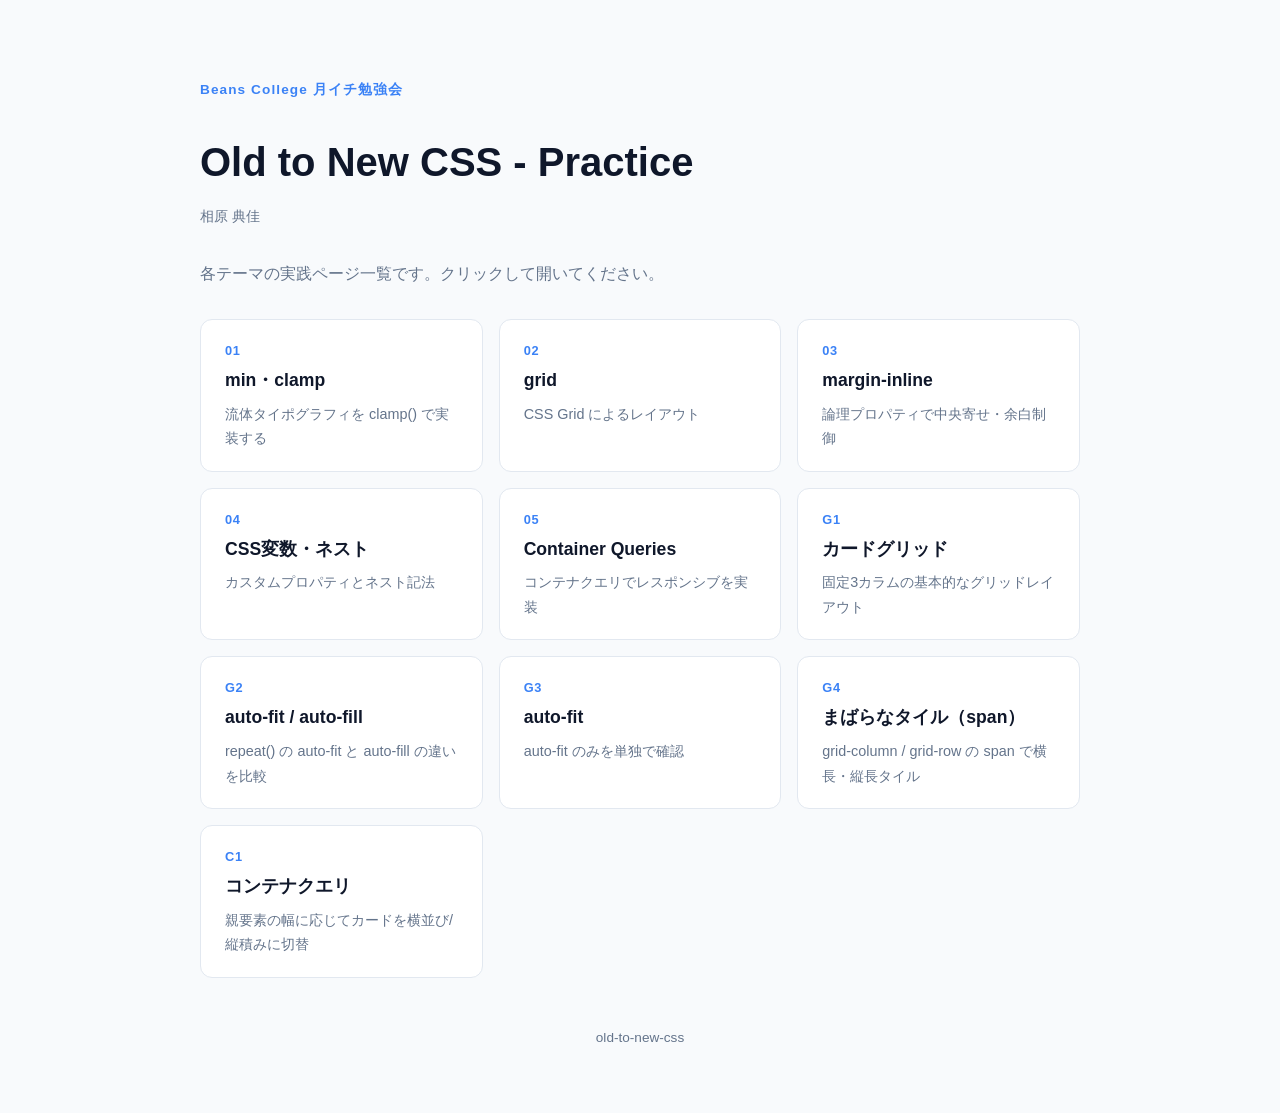
<file: index.html>
<!DOCTYPE html>
<html lang="ja">
<head>
  <meta charset="UTF-8">
  <meta name="viewport" content="width=device-width, initial-scale=1.0">
  <title>Old to New CSS - Practice Index</title>
  <style>
    :root {
      --bg: #f8fafc;
      --fg: #0f172a;
      --muted: #64748b;
      --accent: #3b82f6;
      --card-bg: #ffffff;
      --border: #e2e8f0;
    }

    * { box-sizing: border-box; }

    body {
      font-family: 'Hiragino Sans', 'Noto Sans JP', sans-serif;
      background: var(--bg);
      color: var(--fg);
      margin: 0;
      padding: clamp(24px, 5vw, 64px);
      line-height: 1.7;
    }

    .container {
      max-width: 880px;
      margin-inline: auto;
    }

    h1 {
      font-size: clamp(1.75rem, 1rem + 2.5vw, 2.5rem);
      margin-bottom: 8px;
    }

    .lead {
      color: var(--muted);
      margin-top: 0;
      margin-bottom: 32px;
    }

    .grid {
      display: grid;
      grid-template-columns: repeat(auto-fill, minmax(240px, 1fr));
      gap: 16px;
    }

    .card {
      display: block;
      background: var(--card-bg);
      border: 1px solid var(--border);
      border-radius: 12px;
      padding: 20px 24px;
      text-decoration: none;
      color: inherit;
      transition: transform 0.15s ease, box-shadow 0.15s ease, border-color 0.15s ease;
    }

    .card:hover {
      transform: translateY(-2px);
      box-shadow: 0 8px 24px rgba(15, 23, 42, 0.08);
      border-color: var(--accent);
    }

    .card .num {
      font-size: 0.8rem;
      color: var(--accent);
      font-weight: 700;
      letter-spacing: 0.05em;
    }

    .card h2 {
      font-size: 1.1rem;
      margin: 4px 0 6px;
    }

    .card p {
      margin: 0;
      font-size: 0.9rem;
      color: var(--muted);
    }

    .eyebrow {
      font-size: 0.85rem;
      font-weight: 700;
      letter-spacing: 0.08em;
      color: var(--accent);
      margin-bottom: 8px;
    }

    .author {
      color: var(--muted);
      font-size: 0.9rem;
      margin-top: 4px;
      margin-bottom: 32px;
    }

    footer {
      margin-top: 48px;
      color: var(--muted);
      font-size: 0.85rem;
      text-align: center;
    }
  </style>
</head>
<body>
  <div class="container">
    <p class="eyebrow">Beans College 月イチ勉強会</p>
    <h1>Old to New CSS - Practice</h1>
    <p class="author">相原 典佳</p>
    <p class="lead">各テーマの実践ページ一覧です。クリックして開いてください。</p>

    <nav class="grid">
      <a class="card" href="practice/01-clamp/index.html">
        <div class="num">01</div>
        <h2>min・clamp</h2>
        <p>流体タイポグラフィを clamp() で実装する</p>
      </a>
      <a class="card" href="practice/02-grid/index.html">
        <div class="num">02</div>
        <h2>grid</h2>
        <p>CSS Grid によるレイアウト</p>
      </a>
      <a class="card" href="practice/03-margin-inline/index.html">
        <div class="num">03</div>
        <h2>margin-inline</h2>
        <p>論理プロパティで中央寄せ・余白制御</p>
      </a>
      <a class="card" href="practice/04-variables/index.html">
        <div class="num">04</div>
        <h2>CSS変数・ネスト</h2>
        <p>カスタムプロパティとネスト記法</p>
      </a>
      <a class="card" href="practice/05-responsive/index.html">
        <div class="num">05</div>
        <h2>Container Queries</h2>
        <p>コンテナクエリでレスポンシブを実装</p>
      </a>
      <a class="card" href="grid/card-grid.html">
        <div class="num">G1</div>
        <h2>カードグリッド</h2>
        <p>固定3カラムの基本的なグリッドレイアウト</p>
      </a>
      <a class="card" href="grid/card-grid-autofit-autofill.html">
        <div class="num">G2</div>
        <h2>auto-fit / auto-fill</h2>
        <p>repeat() の auto-fit と auto-fill の違いを比較</p>
      </a>
      <a class="card" href="grid/card-grid-autofit.html">
        <div class="num">G3</div>
        <h2>auto-fit</h2>
        <p>auto-fit のみを単独で確認</p>
      </a>
      <a class="card" href="grid/card-grid-span.html">
        <div class="num">G4</div>
        <h2>まばらなタイル（span）</h2>
        <p>grid-column / grid-row の span で横長・縦長タイル</p>
      </a>
      <a class="card" href="container/card-container-query.html">
        <div class="num">C1</div>
        <h2>コンテナクエリ</h2>
        <p>親要素の幅に応じてカードを横並び/縦積みに切替</p>
      </a>
    </nav>

    <footer>old-to-new-css</footer>
  </div>
</body>
</html>
</file>
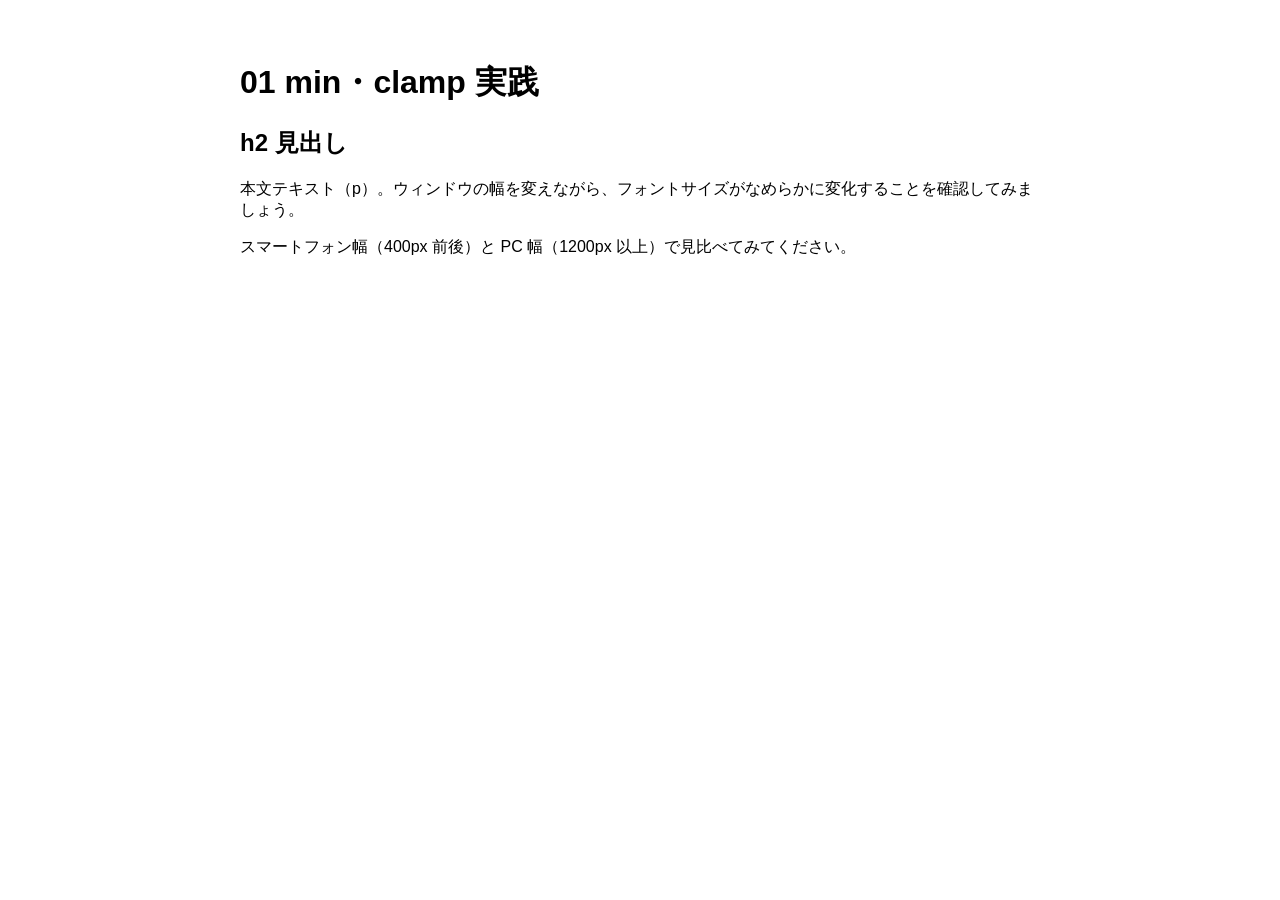
<file: practice/01-clamp/index.html>
<!DOCTYPE html>
<html lang="ja">
<head>
  <meta charset="UTF-8">
  <meta name="viewport" content="width=device-width, initial-scale=1.0">
  <title>01 min・clamp 実践</title>
  <link rel="stylesheet" href="style.css">
  <style>
    body {
      font-family: 'Hiragino Sans', 'Noto Sans JP', sans-serif;
      padding: 40px;
      max-width: 800px;
      margin: 0 auto;
    }
  </style>
</head>
<body>
  <h1>01 min・clamp 実践</h1>
  <h2>h2 見出し</h2>
  <p>本文テキスト（p）。ウィンドウの幅を変えながら、フォントサイズがなめらかに変化することを確認してみましょう。</p>
  <p>スマートフォン幅（400px 前後）と PC 幅（1200px 以上）で見比べてみてください。</p>
</body>
</html>
</file>
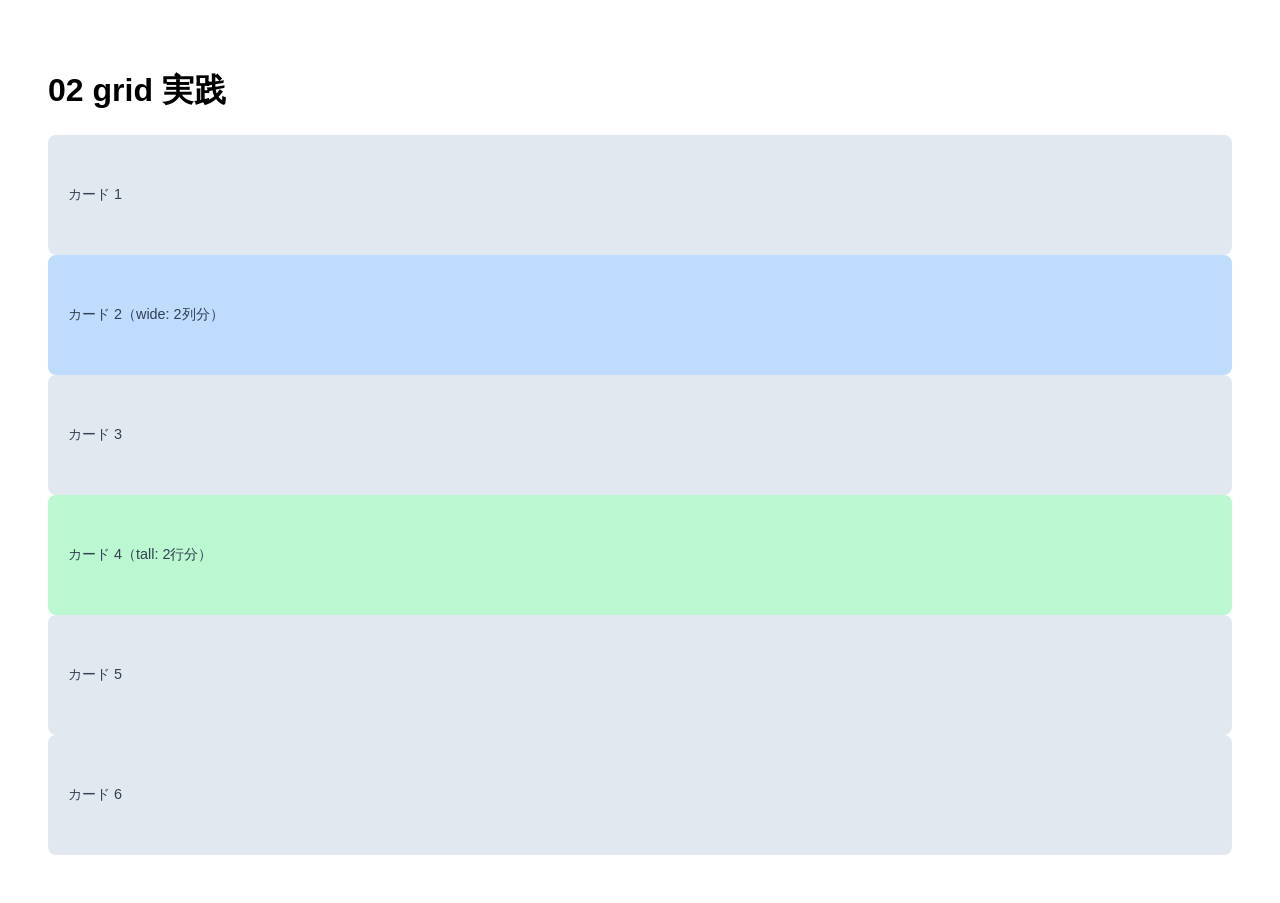
<file: practice/02-grid/index.html>
<!DOCTYPE html>
<html lang="ja">
<head>
  <meta charset="UTF-8">
  <meta name="viewport" content="width=device-width, initial-scale=1.0">
  <title>02 grid 実践</title>
  <link rel="stylesheet" href="style.css">
  <style>
    body {
      font-family: 'Hiragino Sans', 'Noto Sans JP', sans-serif;
      padding: 40px;
    }
    .card {
      background: #e2e8f0;
      padding: 20px;
      border-radius: 8px;
      min-height: 80px;
      display: flex;
      align-items: center;
      font-size: 0.9em;
      color: #334155;
    }
    .wide { background: #bfdbfe; }
    .tall { background: #bbf7d0; }
  </style>
</head>
<body>
  <h1>02 grid 実践</h1>
  <div class="cards">
    <div class="card">カード 1</div>
    <div class="card wide">カード 2（wide: 2列分）</div>
    <div class="card">カード 3</div>
    <div class="card tall">カード 4（tall: 2行分）</div>
    <div class="card">カード 5</div>
    <div class="card">カード 6</div>
  </div>
</body>
</html>
</file>
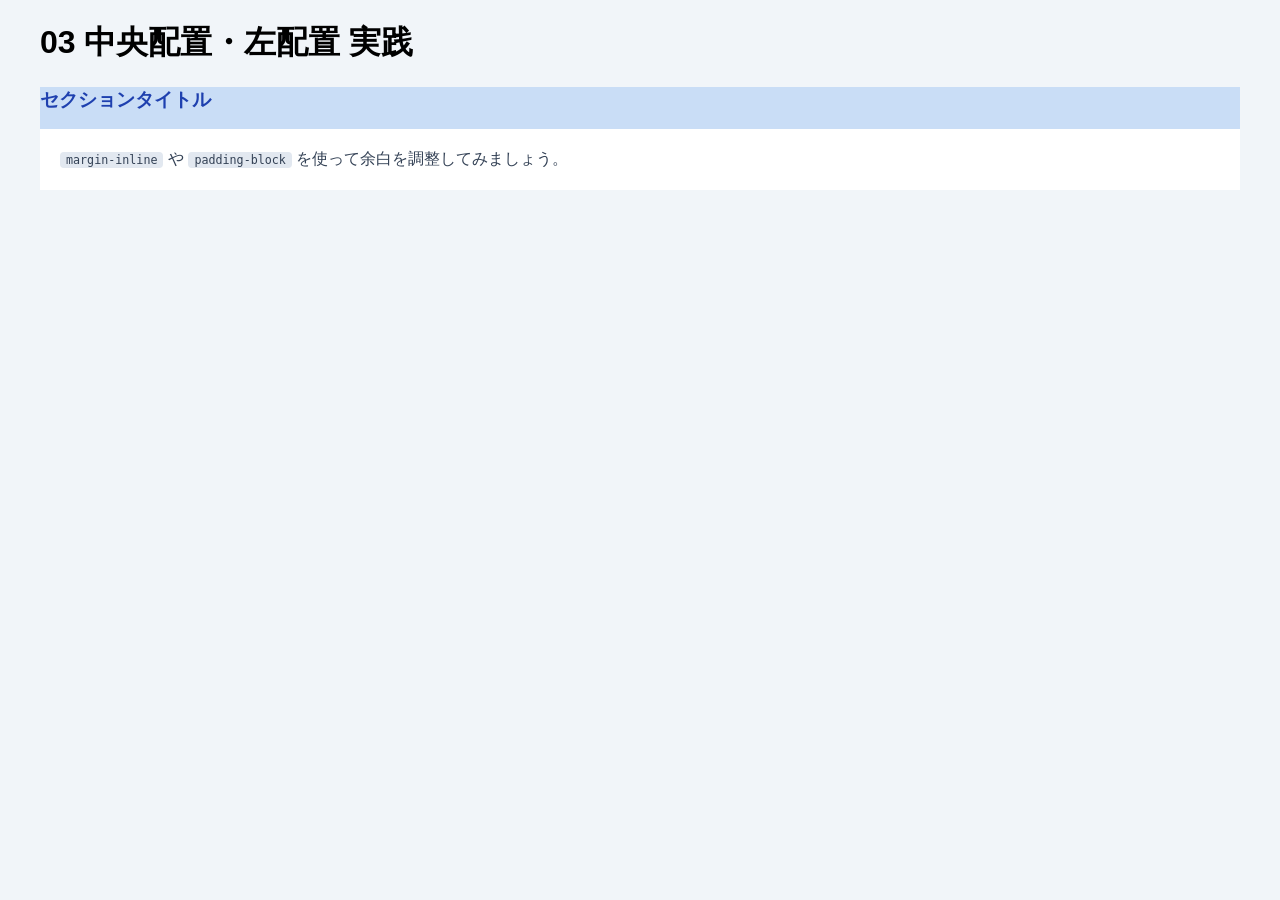
<file: practice/03-margin-inline/index.html>
<!DOCTYPE html>
<html lang="ja">
<head>
  <meta charset="UTF-8">
  <meta name="viewport" content="width=device-width, initial-scale=1.0">
  <title>03 margin-inline 実践</title>
  <link rel="stylesheet" href="style.css">
  <style>
    body {
      font-family: 'Hiragino Sans', 'Noto Sans JP', sans-serif;
      background: #f1f5f9;
      margin: 0;
    }
    .container {
      max-width: 1200px;
      margin-inline: auto;
    }
    .section {
      background: #c9ddf6;
      box-sizing: border-box;
    }
    .section h2 {
      margin: 0 0 16px;
      font-size: 1.2em;
      color: #1e40af;
    }
    .card {
      background: #fff;
      padding: 20px;
    }
    .card p {
      margin: 0;
      color: #334155;
    }
    code {
      background: #e2e8f0;
      padding: 1px 6px;
      border-radius: 4px;
      font-size: 0.9em;
    }
  </style>
</head>
<body>
  <div class="container">
    <h1>03 中央配置・左配置 実践</h1>
    <section class="section">
      <h2>セクションタイトル</h2>
      <div class="card">
        <p><code>margin-inline</code> や <code>padding-block</code> を使って余白を調整してみましょう。</p>
      </div>
    </section>
  </div>
</body>
</html>
</file>
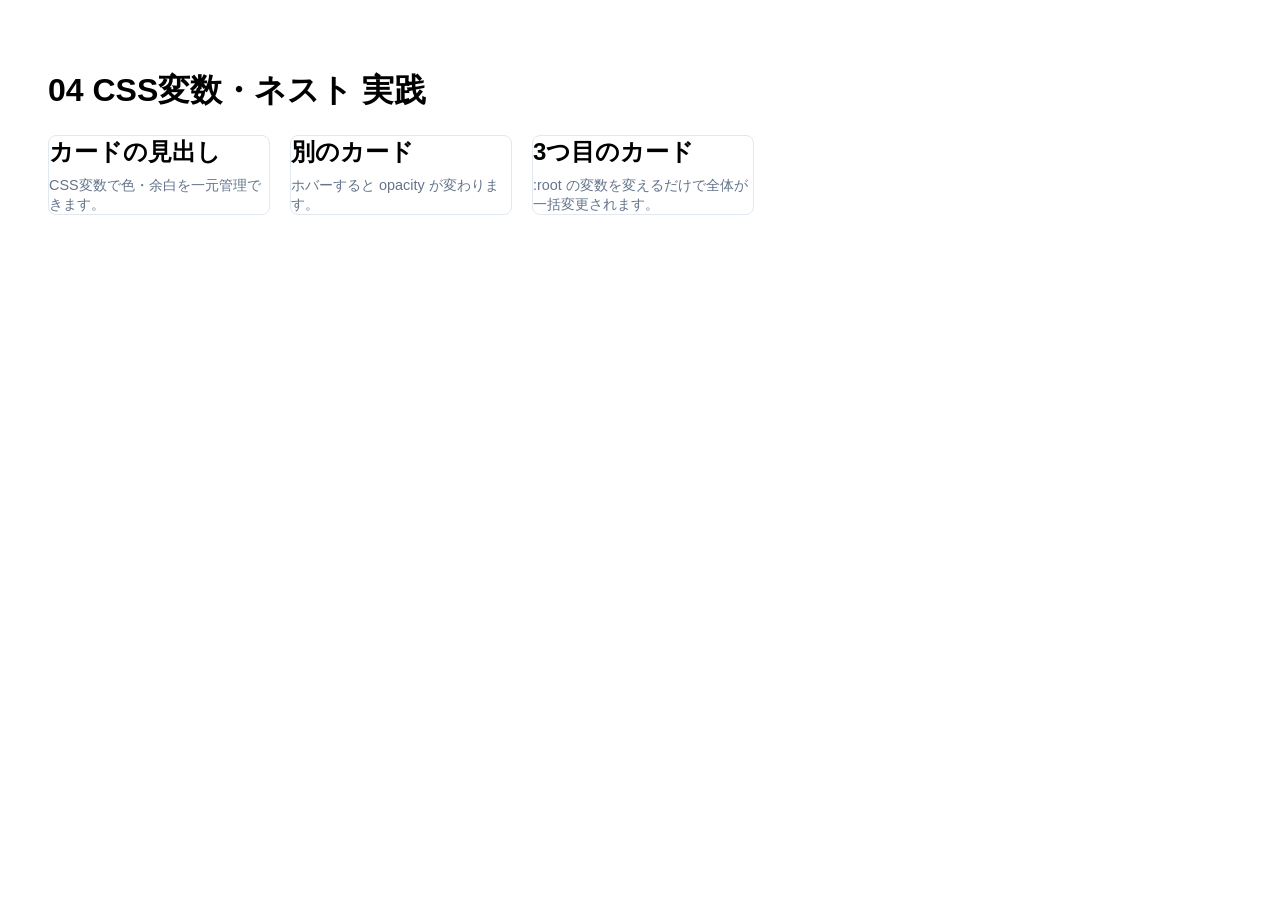
<file: practice/04-variables/index.html>
<!DOCTYPE html>
<html lang="ja">
<head>
  <meta charset="UTF-8">
  <meta name="viewport" content="width=device-width, initial-scale=1.0">
  <title>04 CSS変数・ネスト 実践</title>
  <link rel="stylesheet" href="style.css">
  <style>
    body {
      font-family: 'Hiragino Sans', 'Noto Sans JP', sans-serif;
      padding: 40px;
    }
    .container {
      max-width: 1200px;
      margin-inline: auto;
      display: flex;
      gap: 20px;
      flex-wrap: wrap;
    }
    .card {
      border: 1px solid #e2e8f0;
      border-radius: 8px;
      width: 220px;
      transition: opacity 0.2s;
    }
    .card h2 {
      margin: 0 0 8px;
    }
    .card p {
      margin: 0;
      font-size: 0.9em;
      color: #64748b;
    }
  </style>
</head>
<body>
  <h1>04 CSS変数・ネスト 実践</h1>
  <div class="container">
    <div class="card">
      <h2>カードの見出し</h2>
      <p>CSS変数で色・余白を一元管理できます。</p>
    </div>
    <div class="card">
      <h2>別のカード</h2>
      <p>ホバーすると opacity が変わります。</p>
    </div>
    <div class="card">
      <h2>3つ目のカード</h2>
      <p>:root の変数を変えるだけで全体が一括変更されます。</p>
    </div>
  </div>
</body>
</html>
</file>
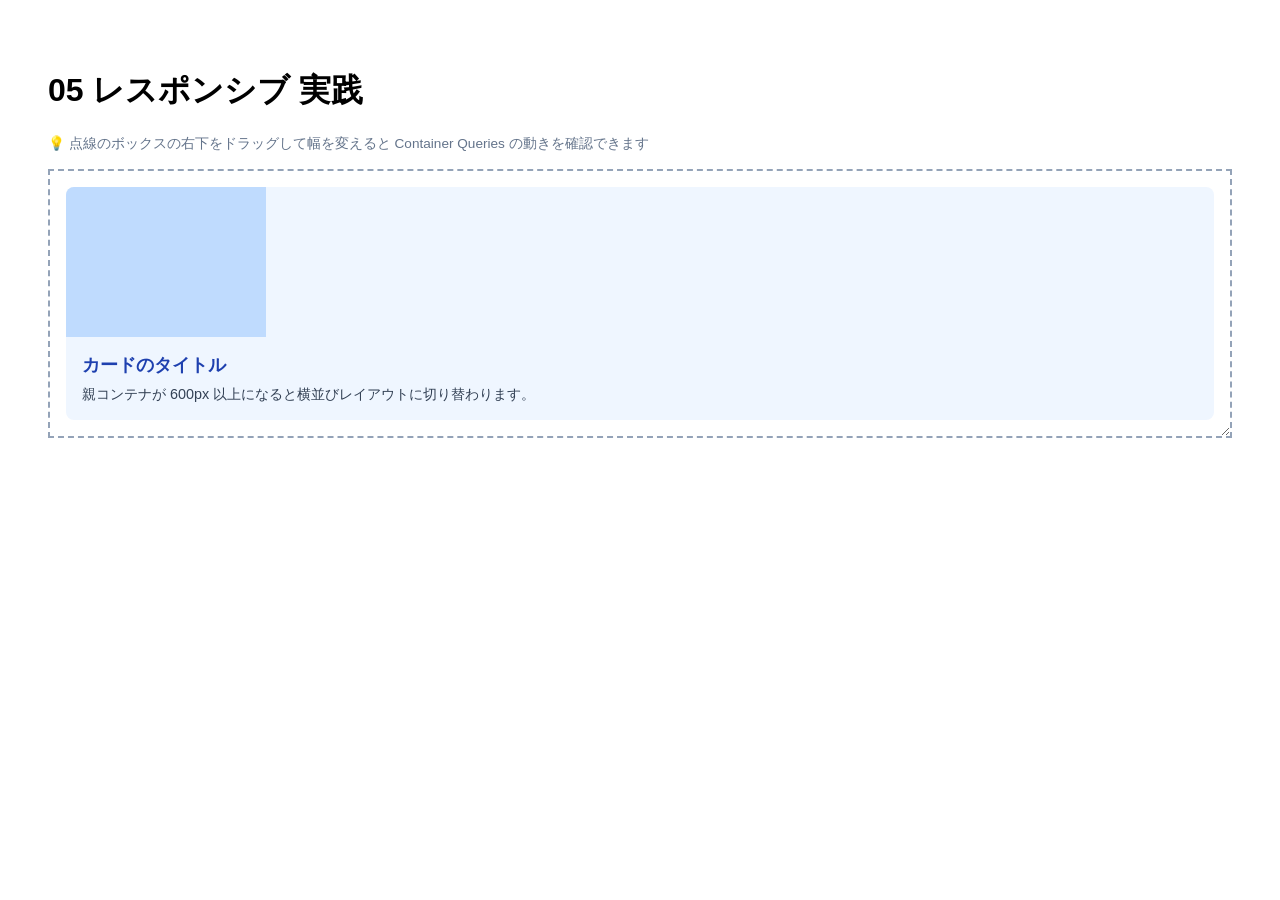
<file: practice/05-responsive/index.html>
<!DOCTYPE html>
<html lang="ja">
<head>
  <meta charset="UTF-8">
  <meta name="viewport" content="width=device-width, initial-scale=1.0">
  <title>05 Container Queries 実践</title>
  <link rel="stylesheet" href="style.css">
  <style>
    body {
      font-family: 'Hiragino Sans', 'Noto Sans JP', sans-serif;
      padding: 40px;
    }
    .hint {
      margin-bottom: 16px;
      font-size: 0.85em;
      color: #64748b;
    }
    /* wrapper を右下ドラッグでリサイズ可能にする */
    .card-wrapper {
      resize: horizontal;
      overflow: hidden;
      border: 2px dashed #94a3b8;
      padding: 16px;
      min-width: 200px;
      max-width: 100%;
    }
    .card {
      background: #eff6ff;
      border-radius: 8px;
      overflow: hidden;
    }
    .card-thumb {
      width: 200px;
      height: 150px;
      background: #bfdbfe;
      flex-shrink: 0;
    }
    .card-body {
      padding: 16px;
    }
    .card-body h2 {
      margin: 0 0 8px;
      font-size: 1.1em;
      color: #1e40af;
    }
    .card-body p {
      margin: 0;
      font-size: 0.9em;
      color: #334155;
    }
  </style>
</head>
<body>
  <h1>05 レスポンシブ 実践</h1>
  <p class="hint">💡 点線のボックスの右下をドラッグして幅を変えると Container Queries の動きを確認できます</p>
  <div class="card-wrapper">
    <div class="card">
      <div class="card-thumb"></div>
      <div class="card-body">
        <h2>カードのタイトル</h2>
        <p>親コンテナが 600px 以上になると横並びレイアウトに切り替わります。</p>
      </div>
    </div>
  </div>
</body>
</html>
</file>
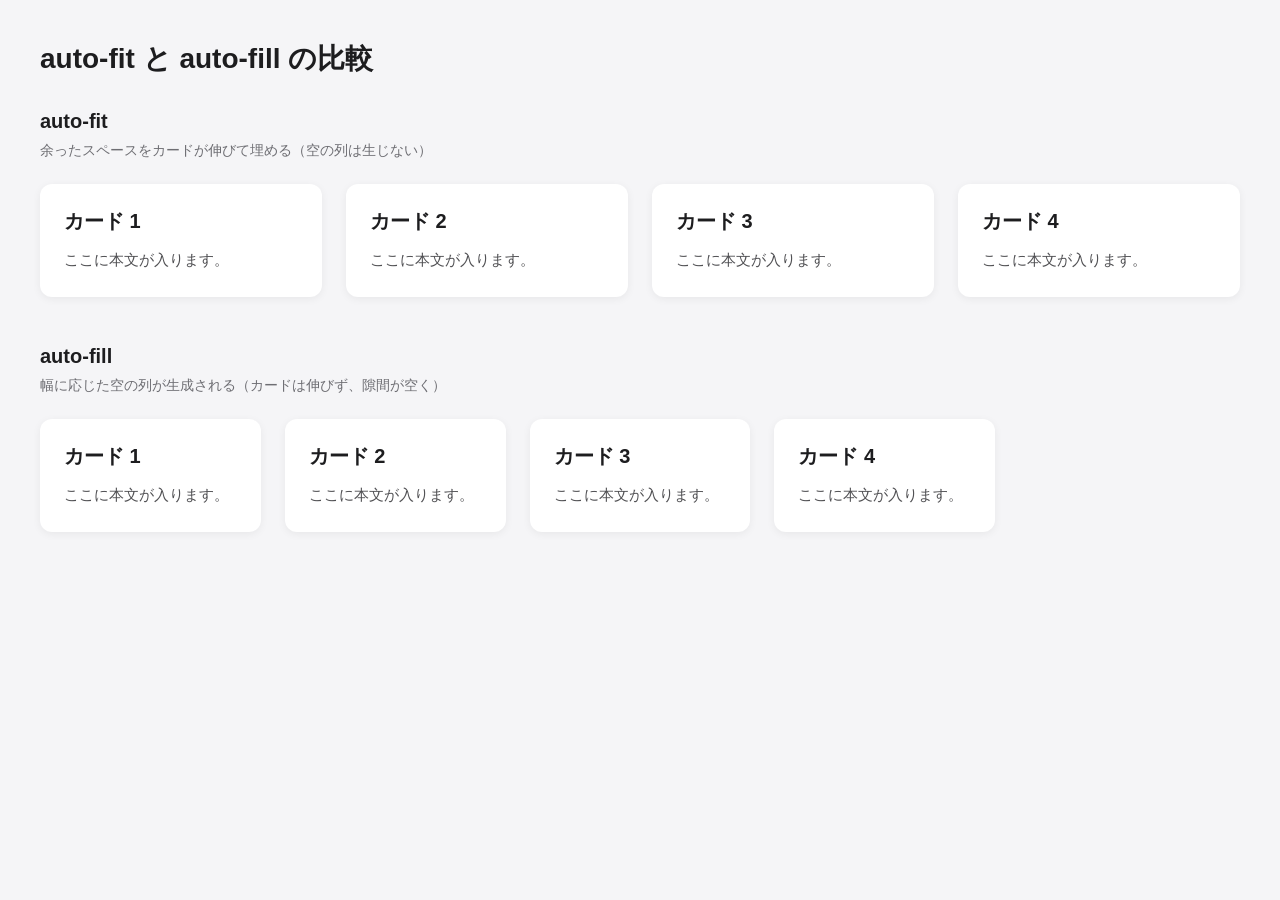
<file: grid/card-grid-autofit-autofill.html>
<!DOCTYPE html>
<html lang="ja">
<head>
  <meta charset="UTF-8">
  <meta name="viewport" content="width=device-width, initial-scale=1.0">
  <title>auto-fit と auto-fill の比較</title>
  <link rel="stylesheet" href="card-grid-autofit-autofill.css">
</head>
<body>
  <h1 class="page-title">auto-fit と auto-fill の比較</h1>

  <section class="demo">
    <h2 class="section-title">auto-fit</h2>
    <p class="demo__note">余ったスペースをカードが伸びて埋める（空の列は生じない）</p>
    <div class="container container--autofit">
      <div class="card"><h2 class="card__title">カード 1</h2><p class="card__text">ここに本文が入ります。</p></div>
      <div class="card"><h2 class="card__title">カード 2</h2><p class="card__text">ここに本文が入ります。</p></div>
      <div class="card"><h2 class="card__title">カード 3</h2><p class="card__text">ここに本文が入ります。</p></div>
      <div class="card"><h2 class="card__title">カード 4</h2><p class="card__text">ここに本文が入ります。</p></div>
    </div>
  </section>

  <section class="demo">
    <h2 class="section-title">auto-fill</h2>
    <p class="demo__note">幅に応じた空の列が生成される（カードは伸びず、隙間が空く）</p>
    <div class="container container--autofill">
      <div class="card"><h2 class="card__title">カード 1</h2><p class="card__text">ここに本文が入ります。</p></div>
      <div class="card"><h2 class="card__title">カード 2</h2><p class="card__text">ここに本文が入ります。</p></div>
      <div class="card"><h2 class="card__title">カード 3</h2><p class="card__text">ここに本文が入ります。</p></div>
      <div class="card"><h2 class="card__title">カード 4</h2><p class="card__text">ここに本文が入ります。</p></div>
    </div>
  </section>
</body>
</html>
</file>
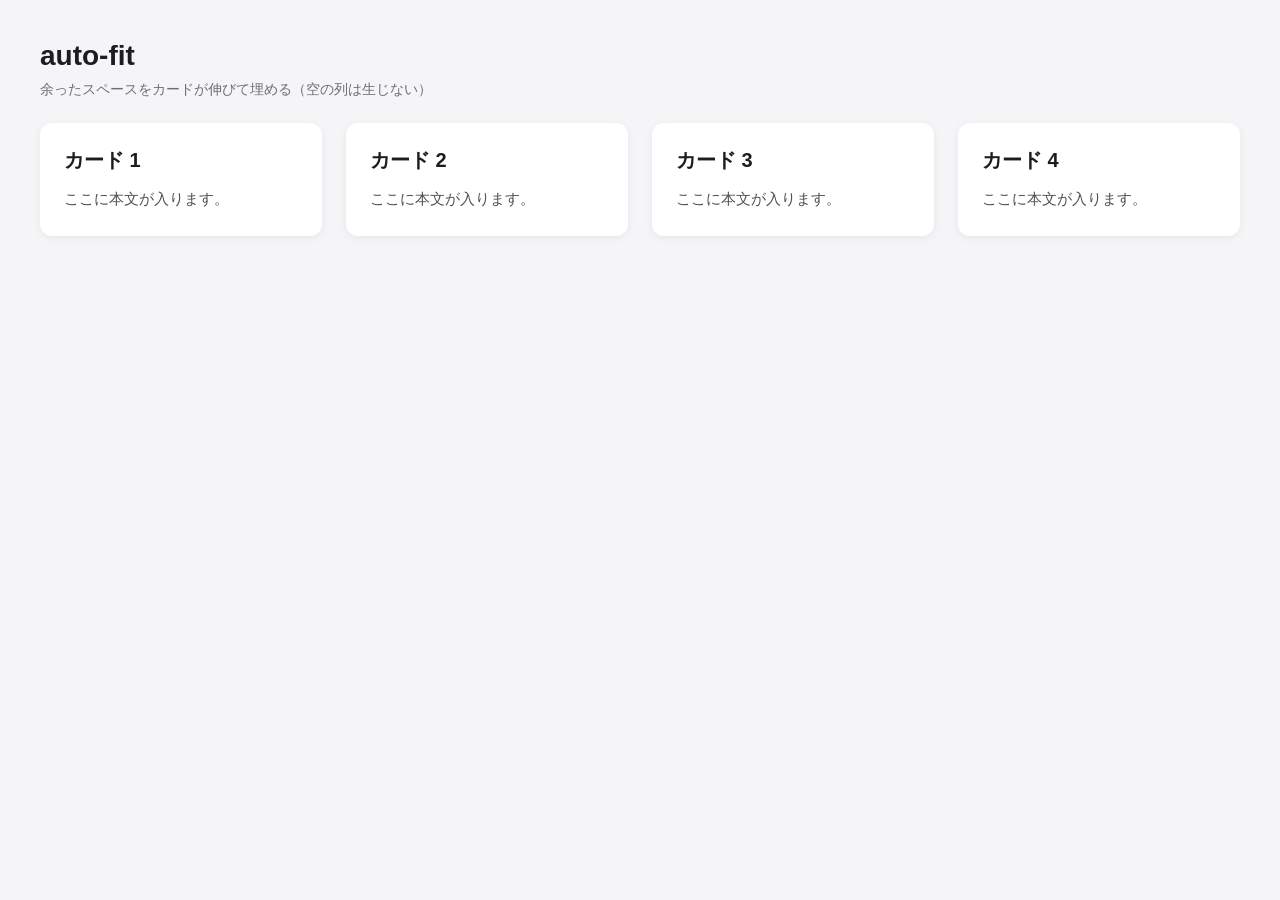
<file: grid/card-grid-autofit.html>
<!DOCTYPE html>
<html lang="ja">
<head>
  <meta charset="UTF-8">
  <meta name="viewport" content="width=device-width, initial-scale=1.0">
  <title>auto-fit</title>
  <link rel="stylesheet" href="card-grid-autofit.css">
</head>
<body>
  <h1 class="page-title">auto-fit</h1>
  <p class="demo__note">余ったスペースをカードが伸びて埋める（空の列は生じない）</p>
  <div class="container container--autofit">
    <div class="card"><h2 class="card__title">カード 1</h2><p class="card__text">ここに本文が入ります。</p></div>
    <div class="card"><h2 class="card__title">カード 2</h2><p class="card__text">ここに本文が入ります。</p></div>
    <div class="card"><h2 class="card__title">カード 3</h2><p class="card__text">ここに本文が入ります。</p></div>
    <div class="card"><h2 class="card__title">カード 4</h2><p class="card__text">ここに本文が入ります。</p></div>
  </div>
</body>
</html>
</file>
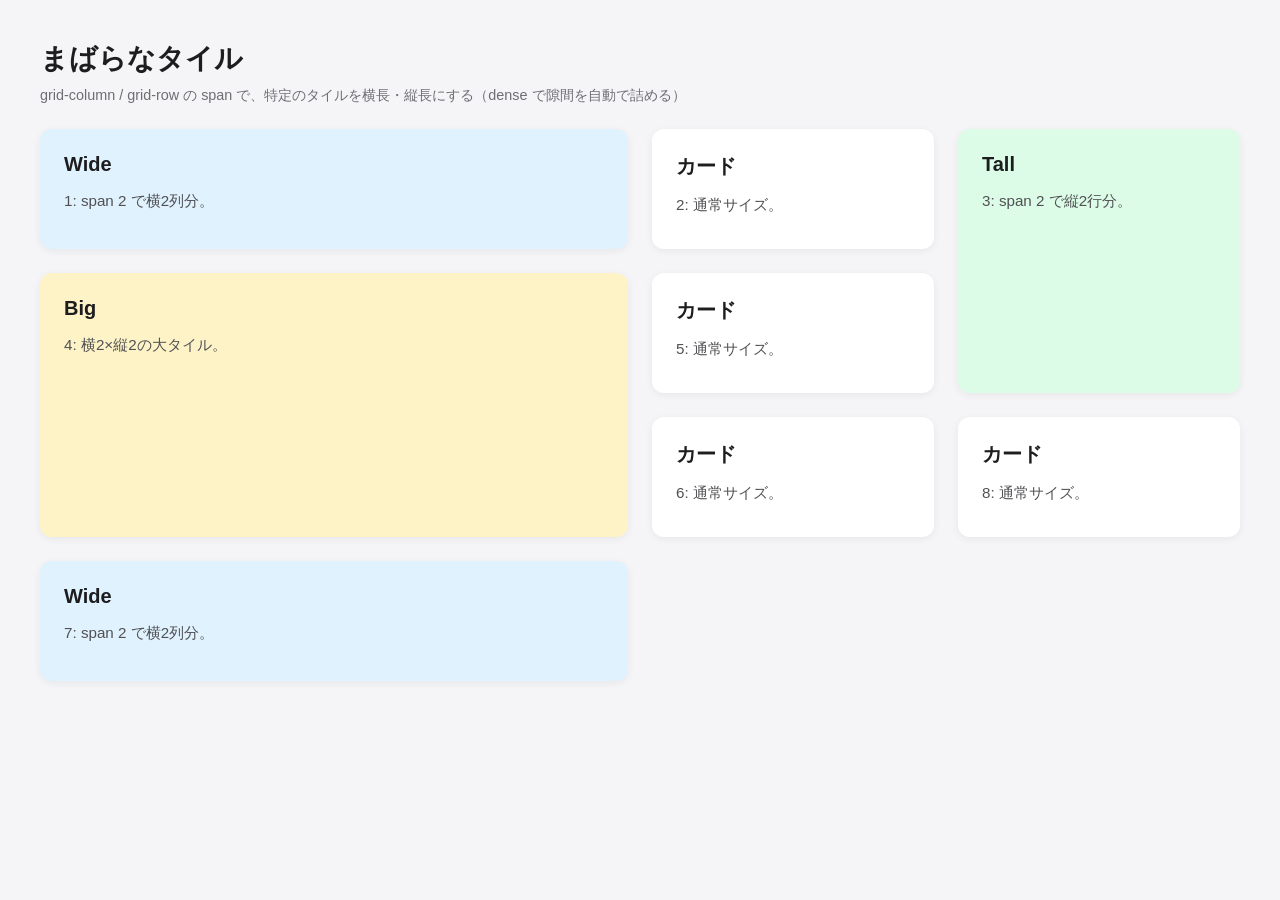
<file: grid/card-grid-span.html>
<!DOCTYPE html>
<html lang="ja">
<head>
  <meta charset="UTF-8">
  <meta name="viewport" content="width=device-width, initial-scale=1.0">
  <title>まばらなタイル（span）</title>
  <link rel="stylesheet" href="card-grid-span.css">
</head>
<body>
  <h1 class="page-title">まばらなタイル</h1>
  <p class="demo__note">grid-column / grid-row の span で、特定のタイルを横長・縦長にする（dense で隙間を自動で詰める）</p>
  <div class="container">
    <div class="card wide"><h2 class="card__title">Wide</h2><p class="card__text">1: span 2 で横2列分。</p></div>
    <div class="card"><h2 class="card__title">カード</h2><p class="card__text">2: 通常サイズ。</p></div>
    <div class="card tall"><h2 class="card__title">Tall</h2><p class="card__text">3: span 2 で縦2行分。</p></div>
    <div class="card big"><h2 class="card__title">Big</h2><p class="card__text">4: 横2×縦2の大タイル。</p></div>
    <div class="card"><h2 class="card__title">カード</h2><p class="card__text">5: 通常サイズ。</p></div>
    <div class="card"><h2 class="card__title">カード</h2><p class="card__text">6: 通常サイズ。</p></div>
    <div class="card wide"><h2 class="card__title">Wide</h2><p class="card__text">7: span 2 で横2列分。</p></div>
    <div class="card"><h2 class="card__title">カード</h2><p class="card__text">8: 通常サイズ。</p></div>
  </div>
</body>
</html>
</file>
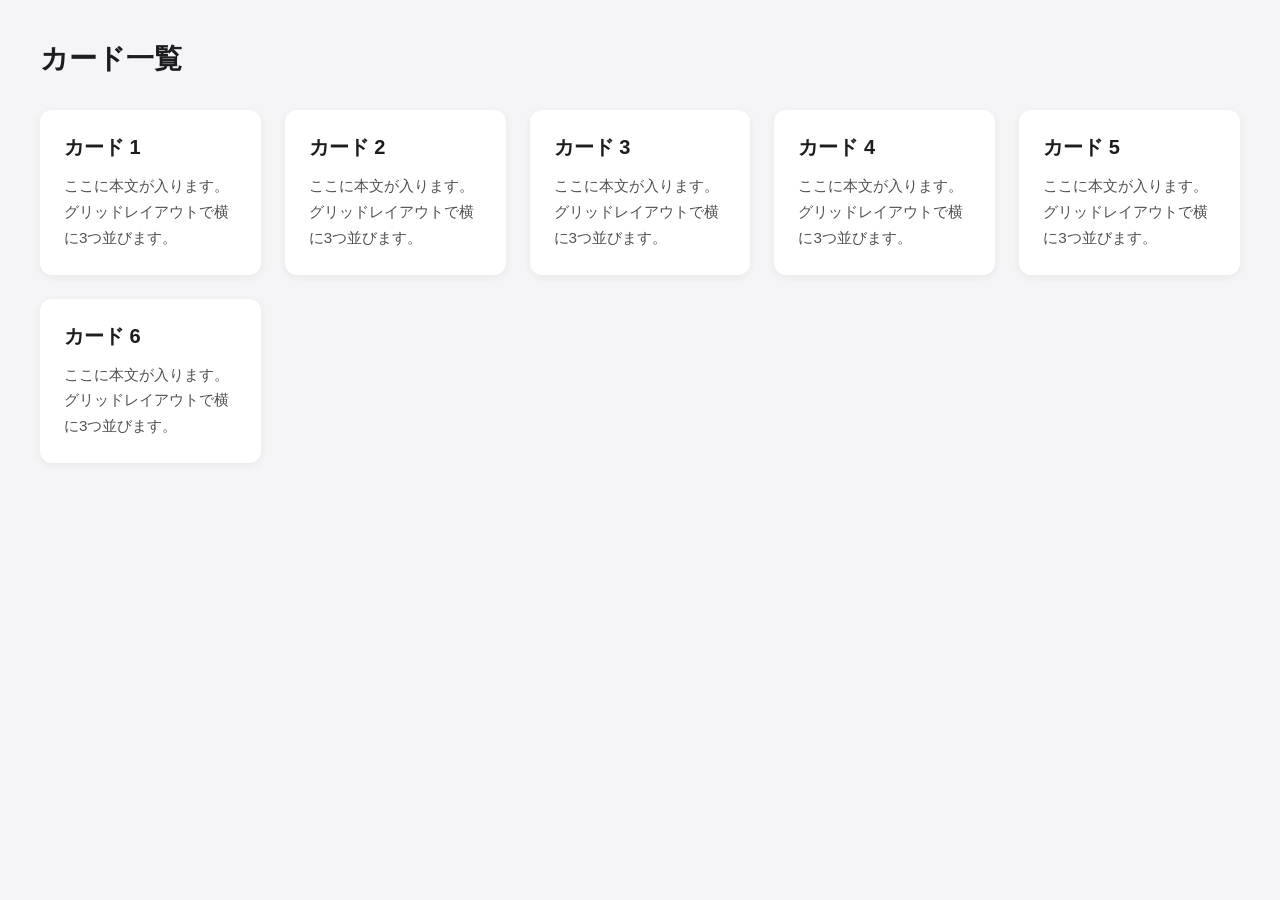
<file: grid/card-grid.html>
<!DOCTYPE html>
<html lang="ja">
<head>
  <meta charset="UTF-8">
  <meta name="viewport" content="width=device-width, initial-scale=1.0">
  <title>カードグリッド</title>
  <link rel="stylesheet" href="card-grid.css">
</head>
<body>
  <h1 class="page-title">カード一覧</h1>
  <div class="container">
    <div class="card">
      <h2 class="card__title">カード 1</h2>
      <p class="card__text">ここに本文が入ります。グリッドレイアウトで横に3つ並びます。</p>
    </div>
    <div class="card">
      <h2 class="card__title">カード 2</h2>
      <p class="card__text">ここに本文が入ります。グリッドレイアウトで横に3つ並びます。</p>
    </div>
    <div class="card">
      <h2 class="card__title">カード 3</h2>
      <p class="card__text">ここに本文が入ります。グリッドレイアウトで横に3つ並びます。</p>
    </div>
    <div class="card">
      <h2 class="card__title">カード 4</h2>
      <p class="card__text">ここに本文が入ります。グリッドレイアウトで横に3つ並びます。</p>
    </div>
    <div class="card">
      <h2 class="card__title">カード 5</h2>
      <p class="card__text">ここに本文が入ります。グリッドレイアウトで横に3つ並びます。</p>
    </div>
    <div class="card">
      <h2 class="card__title">カード 6</h2>
      <p class="card__text">ここに本文が入ります。グリッドレイアウトで横に3つ並びます。</p>
    </div>
  </div>
</body>
</html>
</file>
<file: practice/01-clamp/style.css>
/* ===================================
   01  min・clamp — フォントサイズ
   ===================================

   ウィンドウの幅を変えながら、
   フォントサイズがなめらかに変化することを確認しよう。

   💡 空欄（: の後ろ）に値を入力してください。
*/

h2 {
  /* clamp(最小値, 理想値, 最大値) を使う
     → 最小 24px・間は任意のvw・最大 48px */
  font-size: ;
}

p {
  /* min(値1, 値2) を使う
     → 任意のvw と 18px のうち小さい方が採用される */
  font-size: ;
}
</file>
<file: practice/02-grid/style.css>
/* ===================================
   02  grid — カードレイアウト
   ===================================

   3ステップで grid を体験しよう。
   ① 均等3列  → ② 可変列数  → ③ まばらタイル

   💡 空欄（: の後ろ）に値を入力してください。
*/

/* ─── ① 均等3列カードレイアウト ─── */
.cards {
  /* grid レイアウトを有効にする */
  display: ;
  /* repeat(列数, 幅) を使って3列均等に
     → repeat(3, 1fr) */
  grid-template-columns: ;
  /* カード間の余白（例: 24px） */
  gap: ;
}

/* ─── ② 可変列数（メディアクエリ不要） ───
   このセクションのコメントアウトを解除して、以下に追記してみよう */

/* .cards {
  // repeat(auto-fill, minmax(最小幅, 最大幅))
  // ウィンドウが広いほど列が自動で増える
  grid-template-columns: ;
}
*/

/* ─── ③ まばらなタイル ─── */
.wide {
  /* grid-column: span 数値 で横に何列分使うか指定
     → 2列分の幅にする */
  grid-column: ;
}

.tall {
  /* grid-row: span 数値 で縦に何行分使うか指定
     → 2行分の高さにする */
  grid-row: ;
}
</file>
<file: practice/03-margin-inline/style.css>
/* ===================================
   03  中央配置・左配置 — margin-inline
   ===================================

   inline = 水平方向 / block = 垂直方向
   書字方向に依存しない「論理プロパティ」を使おう。

   💡 空欄（: の後ろ）に値を入力してください。
*/

.section {
  /* margin-inline: auto で左右中央寄せ */
  margin-inline: ;
  /* width: min(800px, 100%) で最大幅を制限しつつレスポンシブ */
  width: ;
  /* padding-inline に clamp() でレスポンシブな横余白を
     → 例: clamp(16px, 4vw, 40px) */
  padding-inline: ;
  /* padding-block: 値 で上下パディングをまとめて指定
     → 例: 64px */
  padding-block: ;
}

.card {
  /* border-inline-start は「文字の書き始め側」= 左ボーダー
     → 例: 4px solid #2563eb */
  border-inline-start: ;
  /* border-start-start-radius は左上の角丸
     → 例: 8px */
  border-start-start-radius: ;
}
</file>
<file: practice/04-variables/style.css>
/* ===================================
   04  CSS変数・ネスト — SCSS を使わない
   ===================================

   :root でデザイントークン（変数）を定義し、
   var() で参照する。ネストは & を使う。

   💡 空欄（: の後ろ）に値を入力してください。
*/

/* ─── カスタムプロパティ（変数）の定義 ─── */
:root {
  /* --変数名: 値; の形式で定義する */
  --color-primary: ;  /* メインカラー（例: #2563eb） */
  --color-text:    ;  /* 本文テキストカラー（例: #1e293b） */
  --space-md:      ;  /* 中サイズの余白（例: 16px） */
  --space-lg:      ;  /* 大サイズの余白（例: 32px） */
}

body {
  /* var(--変数名) で変数を参照する */
  color: ;
  /* clamp() でレスポンシブなフォントサイズ
     → 例: clamp(15px, 2vw, 18px) */
  font-size: ;
}

.card {
  /* var(--space-md) を使う */
  padding: ;
  /* var(--color-primary) を使う */
  color: ;

  /* ─── ネスト：& は親セレクタ（.card）を指す ─── */

  & h2 {
    /* カード内の h2 を調整（例: 1.2em） */
    font-size: ;
  }

  &:hover {
    /* ホバー時に少し透過させる（例: 0.8） */
    opacity: ;
  }
}
</file>
<file: practice/05-responsive/style.css>
/* ===================================
   05  レスポンシブ — Container Queries
   ===================================

   @media はウィンドウ幅を監視するが、
   @container は「親要素の幅」を監視する。
   置かれた場所の幅でスタイルを変えよう。

   💡 空欄（: の後ろ）に値を入力してください。
*/

/* ─── コンテナとして登録する ─── */
.card-wrapper {
  /* container-type: inline-size で
     この要素を「横幅監視コンテナ」として登録 */
  container-type: ;
}

/* ─── 親コンテナの幅が 600px 以上になったら適用 ─── */
@container (min-width: 600px) {
  .card {
    /* グリッドレイアウトに切り替える */
    display: ;
    /* 左列 200px・右列 残り全部 の2列にする
       → 例: 200px 1fr */
    grid-template-columns: ;
  }
}
</file>
<file: grid/card-grid-autofit-autofill.css>
body {
  margin: 0;
  padding: 40px;
  font-family: sans-serif;
  background: #f5f5f7;
  color: #1d1d1f;
}

.demo {
  margin-bottom: 48px;
}

.page-title {
  margin: 0 0 32px;
  font-size: 1.75rem;
  font-weight: 700;
}

.section-title {
  margin: 0 0 8px;
  font-size: 1.25rem;
  font-weight: 700;
}

.demo__note {
  margin: 0 0 24px;
  font-size: 0.9rem;
  color: #6e6e73;
}

.container {
  display: grid;
  gap: 24px;
}

.container--autofit {
  grid-template-columns: repeat(auto-fit, minmax(200px, 1fr));
}

.container--autofill {
  grid-template-columns: repeat(auto-fill, minmax(200px, 1fr));
}

.card {
  background: #fff;
  border-radius: 12px;
  padding: 24px;
  box-shadow: 0 2px 8px rgba(0, 0, 0, 0.06);
}

.card__title {
  margin: 0 0 12px;
  font-size: 1.25rem;
  font-weight: 600;
}

.card__text {
  margin: 0;
  font-size: 0.95rem;
  line-height: 1.7;
  color: #515154;
}
</file>
<file: grid/card-grid-autofit.css>
body {
  margin: 0;
  padding: 40px;
  font-family: sans-serif;
  background: #f5f5f7;
  color: #1d1d1f;
}

.page-title {
  margin: 0 0 8px;
  font-size: 1.75rem;
  font-weight: 700;
}

.demo__note {
  margin: 0 0 24px;
  font-size: 0.9rem;
  color: #6e6e73;
}

.container {
  display: grid;
  gap: 24px;
}

.container--autofit {
  grid-template-columns: repeat(auto-fit, minmax(200px, 1fr));
}

.card {
  background: #fff;
  border-radius: 12px;
  padding: 24px;
  box-shadow: 0 2px 8px rgba(0, 0, 0, 0.06);
}

.card__title {
  margin: 0 0 12px;
  font-size: 1.25rem;
  font-weight: 600;
}

.card__text {
  margin: 0;
  font-size: 0.95rem;
  line-height: 1.7;
  color: #515154;
}
</file>
<file: grid/card-grid-span.css>
body {
  margin: 0;
  padding: 40px;
  font-family: sans-serif;
  background: #f5f5f7;
  color: #1d1d1f;
}

.page-title {
  margin: 0 0 8px;
  font-size: 1.75rem;
  font-weight: 700;
}

.demo__note {
  margin: 0 0 24px;
  font-size: 0.9rem;
  color: #6e6e73;
}

.container {
  display: grid;
  grid-template-columns: repeat(4, 1fr);
  grid-auto-rows: 120px;
  gap: 24px;
  grid-auto-flow: dense;
}

/* まばらなタイル */
.wide { grid-column: span 2; }
.tall { grid-row: span 2; }
.big {
  grid-column: span 2;
  grid-row: span 2;
}

.card {
  background: #fff;
  border-radius: 12px;
  padding: 24px;
  box-shadow: 0 2px 8px rgba(0, 0, 0, 0.06);
}

/* 種類ごとに色分け */
.card.wide { background: #e0f2fe; }
.card.tall { background: #dcfce7; }
.card.big  { background: #fef3c7; }

.card__title {
  margin: 0 0 12px;
  font-size: 1.25rem;
  font-weight: 600;
}

.card__text {
  margin: 0;
  font-size: 0.95rem;
  line-height: 1.7;
  color: #515154;
}

/* 狭い画面では2カラム & span を控えめに */
@media (max-width: 700px) {
  .container {
    grid-template-columns: repeat(2, 1fr);
  }
  .big { grid-column: span 2; }
}

/* さらに狭い画面では1カラム & span を解除 */
@media (max-width: 480px) {
  .container {
    grid-template-columns: 1fr;
  }
  .wide,
  .tall,
  .big {
    grid-column: auto;
    grid-row: auto;
  }
}
</file>
<file: grid/card-grid.css>
body {
  margin: 0;
  padding: 40px;
  font-family: sans-serif;
  background: #f5f5f7;
  color: #1d1d1f;
}

.page-title {
  margin: 0 0 32px;
  font-size: 1.75rem;
  font-weight: 700;
}

.container {
  display: grid;
  grid-template-columns: repeat(auto-fit, minmax(200px, 1fr));
  gap: 24px;
}

.card {
  background: #fff;
  border-radius: 12px;
  padding: 24px;
  box-shadow: 0 2px 8px rgba(0, 0, 0, 0.06);
}

.card__title {
  margin: 0 0 12px;
  font-size: 1.25rem;
  font-weight: 600;
}

.card__text {
  margin: 0;
  font-size: 0.95rem;
  line-height: 1.7;
  color: #515154;
}
</file>
